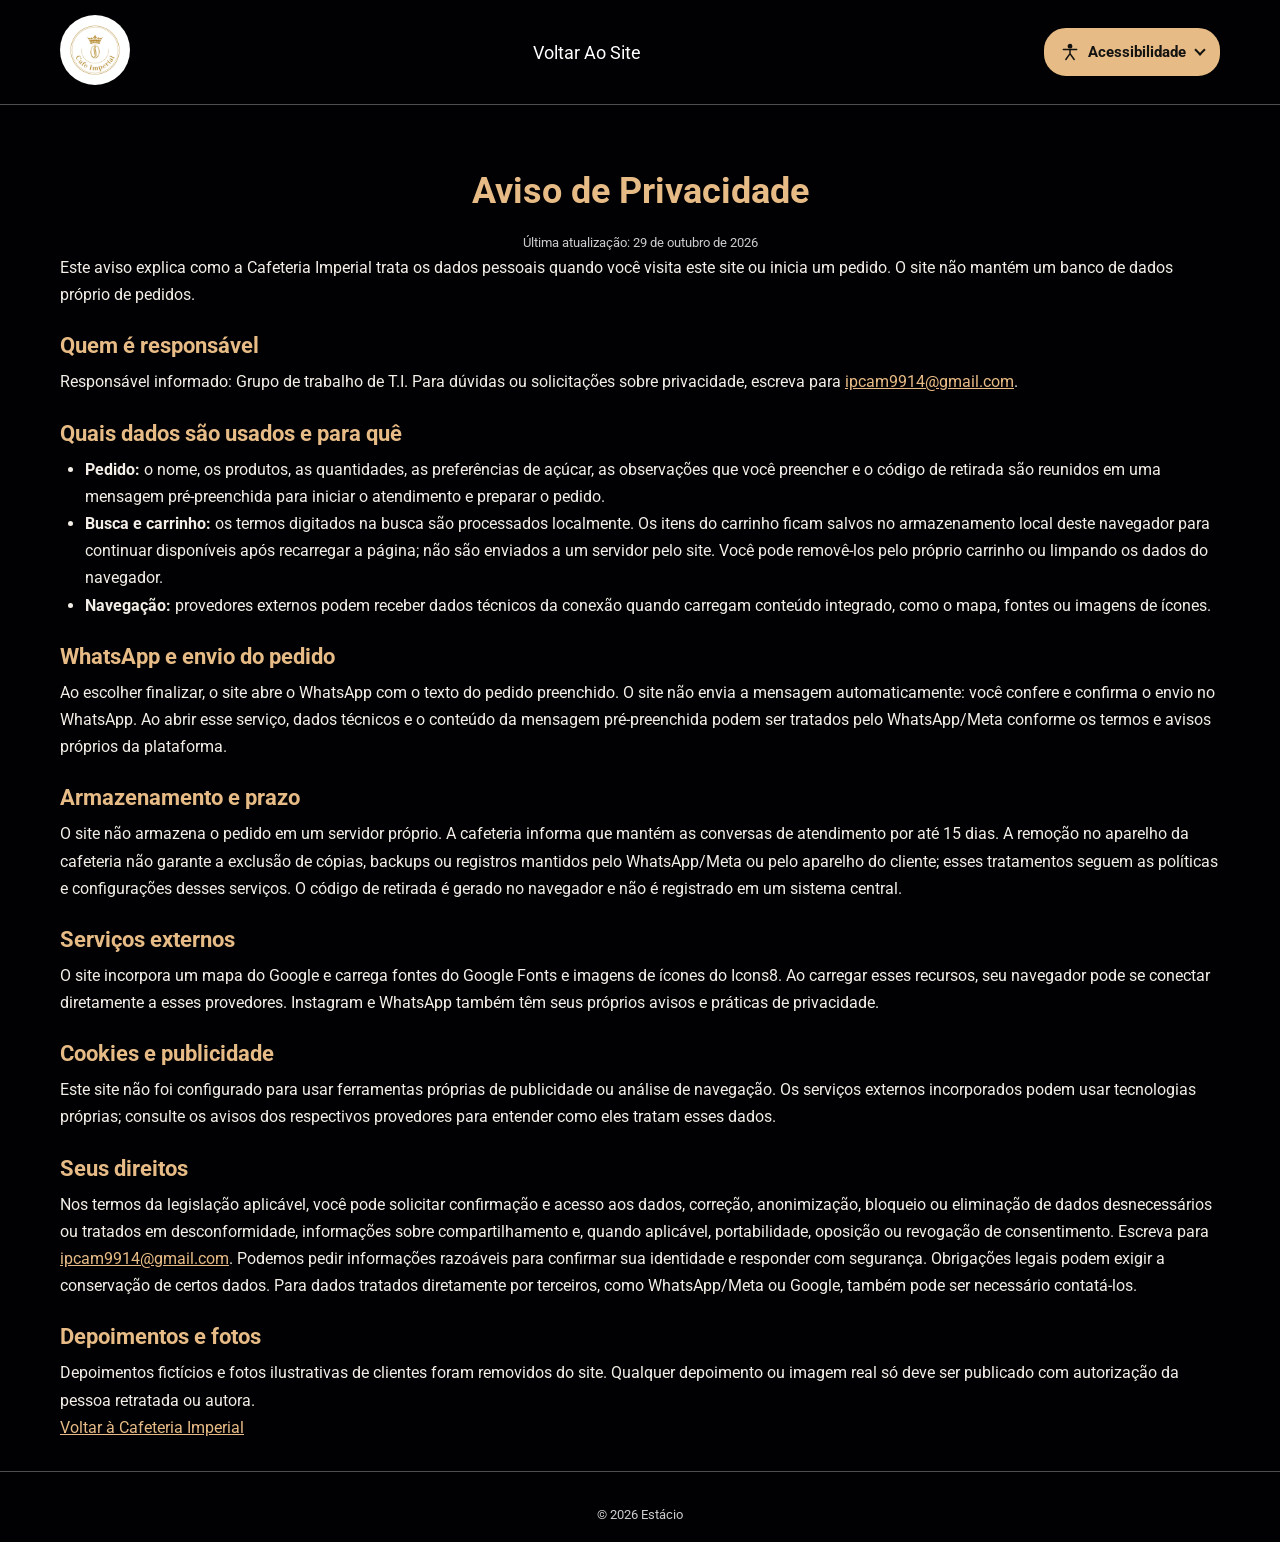
<file: privacidade.html>
<!DOCTYPE html>
<html lang="pt-BR">

<head>
    <meta charset="UTF-8">
    <meta name="viewport" content="width=device-width, initial-scale=1.0">
    <meta name="description" content="Aviso de Privacidade da Cafeteria Imperial: como os dados dos pedidos são tratados.">
    <link rel="shortcut icon" href="./img/logo1.jpg" type="image/jpeg">
    <link rel="stylesheet" href="style.css">
    <link rel="preconnect" href="https://fonts.googleapis.com">
    <link rel="preconnect" href="https://fonts.gstatic.com" crossorigin>
    <link href="https://fonts.googleapis.com/css2?family=Roboto:ital,wght@0,100..900;1,100..900&display=swap"
        rel="stylesheet">
    <title>Aviso de Privacidade | Cafeteria Imperial</title>
</head>

<body>
    <a class="skip-link" href="#privacy-content">Pular para o conteúdo</a>
    <header class="header">
        <div class="header-inner">
            <a class="logo" href="index.html" aria-label="Cafeteria Imperial - página inicial">
                <img src="./img/logoentrada.jpg" alt="Logo da Cafeteria Imperial">
            </a>
            <nav class="navbar" id="main-navigation" aria-label="Navegação principal" tabindex="-1">
                <a href="index.html">Voltar ao site</a>
            </nav>
            <div class="icons">
                <details class="accessibility-control">
                    <summary class="accessibility-toggle" aria-controls="accessibility-panel">
                        <svg viewBox="0 0 24 24" aria-hidden="true" focusable="false">
                            <circle cx="12" cy="5" r="2"></circle>
                            <path d="M4 9h16M12 9v5m0 0-5 7m5-7 5 7"></path>
                        </svg>
                        <span>Acessibilidade</span>
                        <span class="accessibility-chevron" aria-hidden="true"></span>
                    </summary>
                    <div class="accessibility-panel" id="accessibility-panel">
                        <p class="accessibility-panel-title">Ajustes de acessibilidade</p>
                        <p class="accessibility-panel-description">Personalize a leitura e o contraste do site.</p>
                        <div class="font-controls" role="group" aria-label="Tamanho do texto">
                            <button type="button" id="font-decrease" aria-label="Diminuir tamanho do texto">A− <span>Menor</span></button>
                            <span id="font-size-value" aria-live="polite">100%</span>
                            <button type="button" id="font-increase" aria-label="Aumentar tamanho do texto">A+ <span>Maior</span></button>
                        </div>
                        <button type="button" id="contrast-toggle" aria-pressed="false">
                            Ativar alto contraste
                        </button>
                        <button type="button" id="accessibility-reset">Restaurar padrão</button>
                        <p class="keyboard-help">Atalhos: Alt+1 conteúdo, Alt+2 navegação e Alt+3 rodapé.</p>
                        <p id="accessibility-status" class="visually-hidden" role="status" aria-live="polite"></p>
                    </div>
                </details>
            </div>
        </div>
    </header>

    <main id="privacy-content" class="privacy-page" tabindex="-1">
        <section>
            <h1>Aviso de Privacidade</h1>
            <p class="privacy-updated">Última atualização: 29 de outubro de 2026</p>

            <p>
                Este aviso explica como a Cafeteria Imperial trata os dados pessoais quando você visita
                este site ou inicia um pedido. O site não mantém um banco de dados próprio de pedidos.
            </p>

            <h2>Quem é responsável</h2>
            <p>
                Responsável informado: Grupo de trabalho de T.I.
                Para dúvidas ou solicitações sobre privacidade, escreva para
                <a href="mailto:ipcam9914@gmail.com">ipcam9914@gmail.com</a>.
            </p>

            <h2>Quais dados são usados e para quê</h2>
            <ul>
                <li>
                    <strong>Pedido:</strong> o nome, os produtos, as quantidades, as preferências de açúcar,
                    as observações que você preencher e o código de retirada são reunidos em uma mensagem
                    pré-preenchida para iniciar o atendimento e preparar o pedido.
                </li>
                <li>
                    <strong>Busca e carrinho:</strong> os termos digitados na busca são processados localmente.
                    Os itens do carrinho ficam salvos no armazenamento local deste navegador para continuar
                    disponíveis após recarregar a página; não são enviados a um servidor pelo site. Você pode
                    removê-los pelo próprio carrinho ou limpando os dados do navegador.
                </li>
                <li>
                    <strong>Navegação:</strong> provedores externos podem receber dados técnicos da conexão
                    quando carregam conteúdo integrado, como o mapa, fontes ou imagens de ícones.
                </li>
            </ul>

            <h2>WhatsApp e envio do pedido</h2>
            <p>
                Ao escolher finalizar, o site abre o WhatsApp com o texto do pedido preenchido.
                O site não envia a mensagem automaticamente: você confere e confirma o envio no WhatsApp.
                Ao abrir esse serviço, dados técnicos e o conteúdo da mensagem pré-preenchida podem ser
                tratados pelo WhatsApp/Meta conforme os termos e avisos próprios da plataforma.
            </p>

            <h2>Armazenamento e prazo</h2>
            <p>
                O site não armazena o pedido em um servidor próprio. A cafeteria informa que mantém
                as conversas de atendimento por até 15 dias. A remoção no aparelho da cafeteria não
                garante a exclusão de cópias, backups ou registros mantidos pelo WhatsApp/Meta ou pelo
                aparelho do cliente; esses tratamentos seguem as políticas e configurações desses serviços.
                O código de retirada é gerado no navegador e não é registrado em um sistema central.
            </p>

            <h2>Serviços externos</h2>
            <p>
                O site incorpora um mapa do Google e carrega fontes do Google Fonts e imagens de ícones
                do Icons8. Ao carregar esses recursos, seu navegador pode se conectar diretamente a esses
                provedores. Instagram e WhatsApp também têm seus próprios avisos e práticas de privacidade.
            </p>

            <h2>Cookies e publicidade</h2>
            <p>
                Este site não foi configurado para usar ferramentas próprias de publicidade ou análise
                de navegação. Os serviços externos incorporados podem usar tecnologias próprias; consulte
                os avisos dos respectivos provedores para entender como eles tratam esses dados.
            </p>

            <h2>Seus direitos</h2>
            <p>
                Nos termos da legislação aplicável, você pode solicitar confirmação e acesso aos dados,
                correção, anonimização, bloqueio ou eliminação de dados desnecessários ou tratados em
                desconformidade, informações sobre compartilhamento e, quando aplicável, portabilidade,
                oposição ou revogação de consentimento. Escreva para
                <a href="mailto:ipcam9914@gmail.com">ipcam9914@gmail.com</a>. Podemos pedir informações
                razoáveis para confirmar sua identidade e responder com segurança. Obrigações legais podem
                exigir a conservação de certos dados. Para dados tratados diretamente por terceiros, como
                WhatsApp/Meta ou Google, também pode ser necessário contatá-los.
            </p>

            <h2>Depoimentos e fotos</h2>
            <p>
                Depoimentos fictícios e fotos ilustrativas de clientes foram removidos do site. Qualquer
                depoimento ou imagem real só deve ser publicado com autorização da pessoa retratada ou autora.
            </p>

            <p><a href="index.html">Voltar à Cafeteria Imperial</a></p>
        </section>
    </main>

    <footer class="footer" id="site-footer" tabindex="-1">
        <p class="footer-credit">© 2026 Estácio</p>
    </footer>
    <script src="accessibility.js"></script>
</body>

</html>
</file>
<file: style.css>
:root {
    --main-color: #e7bb85;
    --black: #131311;
    --bg: #010103;
    --border: 0.1rem solid rgba(255, 255, 255, 0.3);
    font-size: 62.5%; /* 1rem = 10px, respeitando a config do usuário */
}

* {
    margin: 0;
    padding: 0;
    box-sizing: border-box;
    border: none;
    text-decoration: none;
    transition: 0.2s linear;
    font-family: "Roboto", sans-serif;
}

button,
input,
select,
textarea {
    font: inherit;
}

a:focus-visible,
button:focus-visible,
summary:focus-visible,
input:focus-visible,
select:focus-visible,
textarea:focus-visible {
    outline: 0.3rem solid #f3c98f;
    outline-offset: 0.3rem;
}

.skip-link {
    position: fixed;
    top: 1rem;
    left: 1rem;
    z-index: 200;
    padding: 1.2rem 1.6rem;
    transform: translateY(-160%);
    border-radius: 0.5rem;
    background: #fff;
    color: #111;
    font-size: 1.6rem;
    font-weight: 700;
}

.skip-link:focus {
    transform: translateY(0);
}

.visually-hidden {
    position: absolute;
    width: 0.1rem;
    height: 0.1rem;
    overflow: hidden;
    clip: rect(0, 0, 0, 0);
    white-space: nowrap;
    clip-path: inset(50%);
}

html {
    scroll-behavior: smooth;
    scroll-padding-top: 10rem; /* evita o título ficar atrás do header fixo */
}

body {
    background-color: var(--bg);
    font-size: 1.6rem;
}

section {
    padding: 3rem 2rem;
    margin: 0 auto;
    max-width: 1200px;
}

/* ---------- HEADER ---------- */
.header {
    position: fixed;
    top: 0;
    left: 0;
    right: 0;
    z-index: 99;
    border-bottom: var(--border);
    background-color: var(--bg);
}

.header .header-inner {
    display: flex;
    align-items: center;
    justify-content: space-between;
    max-width: 1200px;
    margin: 0 auto;
    padding: 1.5rem 2rem;
}

.logo img {
    width: 7rem;
    height: 7rem;
    border-radius: 50%;
    object-fit: cover;
}

.navbar a {
    margin: 0 1rem;
    padding-bottom: 0.5rem;
    font-size: 1.8rem;
    color: #fff;
    text-transform: capitalize;
    border-bottom: 0.1rem solid transparent;
}

.navbar a:hover {
    color: var(--main-color);
    border-bottom-color: var(--main-color);
}

.icons {
    display: flex;
    align-items: center;
    gap: 1rem;
}

.accessibility-control {
    position: relative;
}

.accessibility-panel {
    position: absolute;
    top: calc(100% + 1.2rem);
    right: 0;
    display: grid;
    width: min(30rem, calc(100vw - 3rem));
    gap: 1rem;
    padding: 1.5rem;
    border: var(--border);
    border-radius: 0.8rem;
    background: #131311;
    box-shadow: 0 1rem 2.5rem rgba(0, 0, 0, 0.4);
}

.accessibility-panel-description {
    color: #ddd;
    font-size: 1.3rem;
    line-height: 1.5;
}

.accessibility-panel-title {
    color: var(--main-color);
    font-size: 1.6rem;
    font-weight: 700;
}

.accessibility-toggle {
    display: flex;
    min-height: 4.8rem;
    align-items: center;
    gap: 0.8rem;
    padding: 0 1.4rem;
    border: 0.2rem solid var(--main-color);
    border-radius: 2.2rem;
    background: var(--main-color);
    color: #131311;
    cursor: pointer;
    font-size: 1.5rem;
    font-weight: 700;
    list-style: none;
    white-space: nowrap;
}

.accessibility-toggle svg {
    width: 2rem;
    height: 2rem;
    flex: 0 0 2rem;
    fill: currentColor;
    stroke: currentColor;
    stroke-linecap: round;
    stroke-linejoin: round;
    stroke-width: 1.8;
}

.accessibility-toggle svg path {
    fill: none;
}

.accessibility-chevron {
    width: 0.8rem;
    height: 0.8rem;
    margin: -0.4rem 0 0 0.2rem;
    transform: rotate(45deg);
    border-right: 0.2rem solid currentColor;
    border-bottom: 0.2rem solid currentColor;
}

.accessibility-control[open] .accessibility-chevron {
    margin-top: 0.4rem;
    transform: rotate(225deg);
}

.accessibility-toggle::-webkit-details-marker {
    display: none;
}

.accessibility-toggle::marker {
    content: "";
}

.accessibility-toggle:hover,
.accessibility-control[open] .accessibility-toggle {
    border-color: #fff;
    background: #f3c98f;
    color: #000;
}

.font-controls {
    display: flex;
    align-items: center;
    justify-content: space-between;
    gap: 1rem;
    color: #fff;
}

.font-controls button,
.accessibility-panel > button {
    min-height: 4rem;
    padding: 0.8rem 1rem;
    border: 0.1rem solid rgba(231, 187, 133, 0.5);
    border-radius: 0.5rem;
    background: transparent;
    color: #fff;
    cursor: pointer;
    font-size: 1.4rem;
}

.font-controls button {
    display: flex;
    min-width: 7rem;
    flex-direction: column;
    align-items: center;
    gap: 0.2rem;
    font-weight: 700;
}

.font-controls button span {
    font-size: 1.1rem;
    font-weight: 400;
}

.font-controls button:hover,
.accessibility-panel > button:hover {
    background: rgba(231, 187, 133, 0.16);
}

.keyboard-help {
    color: #ddd;
    font-size: 1.3rem;
    line-height: 1.5;
}

body.high-contrast {
    --main-color: #ffff00;
    --black: #000;
    --bg: #000;
    --border: 0.2rem solid #fff;
    color: #fff;
}

body.high-contrast .navbar a,
body.high-contrast .home-container .content h1,
body.high-contrast .home-container .content p,
body.high-contrast .about .row .content h3,
body.high-contrast .about .row .content p,
body.high-contrast .menu .box-container .box h3,
body.high-contrast .menu .box-container .box .product-description,
body.high-contrast .menu .box-container .box .price,
body.high-contrast .privacy-page,
body.high-contrast .privacy-page h1,
body.high-contrast .privacy-page h2,
body.high-contrast .privacy-page p,
body.high-contrast .privacy-page li,
body.high-contrast .cart-item h3,
body.high-contrast .cart-item p,
body.high-contrast .cart-total-row,
body.high-contrast .cart-footer label,
body.high-contrast .accessibility-panel,
body.high-contrast .accessibility-panel button,
body.high-contrast .accessibility-toggle,
body.high-contrast .accessibility-panel-description,
body.high-contrast .keyboard-help {
    color: #fff;
}

body.high-contrast .menu .box-container .box .price span,
body.high-contrast .cart-empty {
    color: #fff;
}

body.high-contrast .search-form,
body.high-contrast .accessibility-panel,
body.high-contrast #cart-drawer,
body.high-contrast .cart-footer input,
body.high-contrast .cart-footer textarea,
body.high-contrast .search-form input,
body.high-contrast .sugar-select {
    border: 0.2rem solid #fff;
    background: #000;
    color: #fff;
}

body.high-contrast .icon-btn,
body.high-contrast .accessibility-toggle,
body.high-contrast .accessibility-panel-title,
body.high-contrast .accessibility-panel button,
body.high-contrast .cart-item-actions button {
    border: 0.2rem solid #fff;
}

body.high-contrast .accessibility-toggle,
body.high-contrast .accessibility-toggle:hover,
body.high-contrast .accessibility-control[open] .accessibility-toggle {
    border: 0.2rem solid #fff;
    background: #000;
    color: #fff;
}

body.high-contrast .btn,
body.high-contrast #cart-count {
    background: #ffff00;
    color: #000;
}

#main-content,
.navbar,
.footer {
    scroll-margin-top: 12rem;
}

.footer {
    padding: 2rem;
    border-top: var(--border);
    background: var(--bg);
}

.social-links {
    display: flex;
    align-items: center;
    justify-content: center;
    gap: 1.5rem;
    max-width: 1200px;
    margin: 0 auto;
}

.social-links a {
    display: inline-flex;
    min-height: 4.4rem;
    align-items: center;
    gap: 0.8rem;
    padding: 0.8rem 1.2rem;
    border: 0.1rem solid rgba(231, 187, 133, 0.4);
    border-radius: 999px;
    color: #fff;
    font-size: 1.5rem;
}

.social-links a:hover {
    border-color: var(--main-color);
    background: rgba(231, 187, 133, 0.12);
    color: var(--main-color);
}

.social-links svg {
    width: 2.2rem;
    height: 2.2rem;
    fill: none;
    stroke: currentColor;
    stroke-linecap: round;
    stroke-linejoin: round;
    stroke-width: 1.8;
}

.social-links .social-icon-dot {
    fill: currentColor;
    stroke: none;
}

.footer-credit {
    margin: 1.5rem 0 0;
    color: #ccc;
    font-size: 1.3rem;
    text-align: center;
}

body.high-contrast .social-links a {
    border: 0.2rem solid #fff;
    color: #fff;
}

body.high-contrast .footer-credit {
    color: #fff;
}

.search-control {
    position: relative;
}

.icon-btn {
    position: relative;
    display: inline-flex;
    align-items: center;
    justify-content: center;
    width: 4.4rem;
    height: 4.4rem;
    padding: 0;
    border: 0.1rem solid rgba(231, 187, 133, 0.35);
    border-radius: 50%;
    background: transparent;
    color: #fff;
    cursor: pointer;
    list-style: none;
}

.icon-btn::-webkit-details-marker {
    display: none;
}

.icon-btn::marker {
    content: "";
}

.search-form[hidden] {
    display: none;
}

.icon-btn img {
    display: block;
    width: 2.2rem;
    height: 2.2rem;
    margin: 0;
    object-fit: contain;
}

.icon-btn:hover {
    border-color: var(--main-color);
    background: rgba(231, 187, 133, 0.12);
}

.icon-btn:focus-visible {
    outline: 0.2rem solid var(--main-color);
    outline-offset: 0.3rem;
}

#cart-count {
    position: absolute;
    top: -0.5rem;
    right: -0.5rem;
    display: grid;
    min-width: 1.9rem;
    height: 1.9rem;
    padding: 0 0.4rem;
    place-items: center;
    border-radius: 999px;
    background: var(--main-color);
    color: var(--black);
    font-size: 1.2rem;
    font-weight: 700;
}

.search-form {
    position: absolute;
    top: calc(100% + 1.2rem);
    right: 0;
    width: min(36rem, calc(100vw - 3rem));
    padding: 1rem;
    border: var(--border);
    border-radius: 0.8rem;
    background: #131311;
    box-shadow: 0 1rem 2.5rem rgba(0, 0, 0, 0.4);
}

.search-form input {
    width: 100%;
    padding: 1.2rem 1.4rem;
    border: 0.1rem solid rgba(255, 255, 255, 0.2);
    border-radius: 0.5rem;
    outline: none;
    background: #fff;
    color: var(--black);
    font-size: 1.5rem;
}

.search-form input:focus {
    border-color: var(--main-color);
}

/* ---------- BOTÃO ---------- */
.btn {
    display: inline-block;
    margin-top: 2rem;
    padding: 1.2rem 3.5rem;
    background: var(--main-color);
    color: var(--black);
    font-size: 1.7rem;
    font-weight: bold;
    cursor: pointer;
}

.btn:hover {
    letter-spacing: 0.2rem;
}

.btn:focus-visible,
.navbar a:focus-visible {
    outline: 0.2rem solid var(--main-color);
    outline-offset: 0.3rem;
}

/* ---------- HOME ---------- */
.home-container {
    background: url("./img/Fundo.jpg") center / cover;
}

.home-container section {
    display: flex;
    align-items: center;
    justify-content: flex-start;
    min-height: 100vh;
    max-width: 100%;
    margin: 0;
    padding: 12rem 2rem 3rem 5rem; /* topo maior por causa do header fixo */
}

.home-container .content {
    max-width: 55rem;
}

.home-container .content h1 {
    color: #fff;
    font-size: 4.2rem;
    line-height: 1.2;
    font-weight: 700;
    text-transform: uppercase;
}

.home-container .content p {
    color: #fff;
    font-size: 1.6rem;
    font-weight: 300;
    line-height: 1.6;
    padding: 1.5rem 0;
    opacity: 0.9;
}

/* ---------- TÍTULOS ---------- */
.title {
    font-size: 5rem;
    color: var(--main-color);
    text-transform: uppercase;
    text-align: center;
    margin-bottom: 3rem;
    padding-top: 2rem;
}

.title span {
    color: #fff;
}

/* ---------- SOBRE ---------- */
.about .row {
    display: flex;
    flex-wrap: wrap;
    align-items: center;
    gap: 1.5rem; /* faltava a unidade */
    background-color: var(--black);
}

.about .row .container-img {
    flex: 1 1 35rem;
}

.about .row .content {
    flex: 1 1 35rem;
    padding: 2rem;
}

.about .row .content h3 {
    color: #fff;
    font-size: 3rem;
    line-height: 1.3;
    margin-bottom: 1rem;
}

.about .row .content p {
    color: #fff;
    font-size: 1.6rem;
    font-weight: 300;
    line-height: 1.7;
    opacity: 0.9;
}

/* ---------- MENU ---------- */
.menu .box-container {
    display: grid;
    grid-template-columns: repeat(auto-fit, minmax(30rem, 1fr));
    gap: 1.5rem;
}

.menu-filters {
    display: flex;
    flex-wrap: wrap;
    justify-content: center;
    gap: 1rem;
    margin: 0 0 2rem;
}

.menu-filters .menu-filter {
    margin-top: 0;
}

.menu-filters .menu-filter[aria-pressed="false"] {
    border: 0.1rem solid var(--main-color);
    background: transparent;
    color: var(--main-color);
}

.about-video {
    display: block;
    width: 100%;
    height: 380px;
    border-radius: 10px;
    object-fit: cover;
}

.address iframe {
    border: 0;
}

.menu .box-container .box {
    text-align: center;
    border: var(--border);
    padding: 5rem;
    cursor: pointer;
}

.menu .box-container .box .menu-image {
    display: block;
    width: 100%;
    height: 10rem;
    padding: 0;
    border: 0;
    overflow: hidden;
    border-radius: 0.6rem;
    background: transparent;
    cursor: zoom-in;
}

.menu .box-container .box .menu-image img {
    display: block;
    width: 100%;
    height: 10rem;
    object-fit: contain;
    transition: transform 0.3s ease;
}

.menu .box-container .box .menu-image:hover img,
.menu .box-container .box .menu-image:focus-visible img {
    transform: scale(1.15);
}

.image-preview {
    box-sizing: border-box;
    width: min(90vw, 72rem);
    max-width: none;
    max-height: 90vh;
    padding: 4.5rem 2rem 2rem;
    overflow: auto;
    border: var(--border);
    border-radius: 0.8rem;
    background: #131311;
}

.image-preview::backdrop {
    background: rgba(0, 0, 0, 0.8);
}

.image-preview img {
    display: block;
    width: 100%;
    max-height: 75vh;
    object-fit: contain;
}

.image-preview-close {
    position: absolute;
    top: 0.8rem;
    right: 0.8rem;
    width: 3.6rem;
    height: 3.6rem;
    border: 0.1rem solid rgba(255, 255, 255, 0.3);
    border-radius: 50%;
    background: transparent;
    color: #fff;
    cursor: pointer;
    font-size: 1.8rem;
}

.menu .box-container .box h3 {
    color: #fff;
    font-size: 2rem;
    padding: 1rem 0;
    text-transform: capitalize;
}

.menu .box-container .box .product-description {
    margin: 0 0 1rem;
    color: #ddd;
    font-size: 1.4rem;
    line-height: 1.5;
}

.menu .box-container .box .price {
    color: #fff;
    font-size: 2.5rem;
    padding: 0.5rem 0;
}

.menu .box-container .box .price span {
    color: #aaa;
    font-size: 1.6rem;
    text-decoration: line-through;
}

.sugar-choice {
    display: flex;
    flex-direction: column;
    gap: 0.7rem;
    margin-top: 1.5rem;
    color: #ddd;
    font-size: 1.4rem;
    text-align: left;
}

.sugar-select {
    width: 100%;
    padding: 1rem;
    border: 0.1rem solid rgba(255, 255, 255, 0.25);
    border-radius: 0.5rem;
    background: #191815;
    color: #fff;
    font-size: 1.4rem;
}

.menu .box-container .box .add-to-cart {
    width: 100%;
    padding: 1.2rem 1rem;
    border: 0;
    border-radius: 0.5rem;
}

/* ---------- AVALIAÇÕES ---------- */
.review-invite {
    display: flex;
    flex-wrap: wrap;
    align-items: center;
    justify-content: center;
    gap: 1rem 2rem;
    margin-top: 3rem;
    padding: 2rem;
    border: var(--border);
    border-radius: 1rem;
    background: #131311;
    text-align: center;
}

.review-invite p {
    color: #fff;
    font-size: 1.6rem;
    line-height: 1.6;
}

.review-invite .btn {
    margin-top: 0;
    border-radius: 0.5rem;
}

body.high-contrast .review-invite p {
    color: #fff;
}

/* ---------- CARRINHO ---------- */
#cart-overlay {
    position: fixed;
    inset: 0;
    z-index: 100;
    visibility: hidden;
    background: rgba(0, 0, 0, 0.65);
    opacity: 0;
}

#cart-drawer {
    position: fixed;
    top: 0;
    right: 0;
    z-index: 101;
    display: flex;
    width: min(42rem, 100%);
    height: 100vh;
    height: 100dvh;
    flex-direction: column;
    padding: 2rem;
    background: #131311;
    box-shadow: -1rem 0 3rem rgba(0, 0, 0, 0.35);
    transform: translateX(105%);
}

body.cart-open {
    overflow: hidden;
}

body.cart-open #cart-overlay {
    visibility: visible;
    opacity: 1;
}

body.cart-open #cart-drawer {
    transform: translateX(0);
}

.cart-header {
    display: flex;
    align-items: center;
    justify-content: space-between;
    padding-bottom: 1.5rem;
    border-bottom: var(--border);
}

.cart-header h2 {
    color: var(--main-color);
    font-size: 2.4rem;
}

#cart-close {
    width: 3.8rem;
    height: 3.8rem;
    border: 0.1rem solid rgba(255, 255, 255, 0.2);
    border-radius: 50%;
    background: transparent;
    color: #fff;
    cursor: pointer;
    font-size: 2rem;
}

#cart-items {
    flex: 1;
    overflow-y: auto;
    padding: 1.5rem 0;
}

.cart-empty {
    padding: 2rem 0;
    color: #ccc;
    font-size: 1.5rem;
    text-align: center;
}

.cart-item {
    display: grid;
    grid-template-columns: 1fr auto;
    gap: 1rem;
    padding: 1.5rem 0;
    border-bottom: 0.1rem solid rgba(255, 255, 255, 0.12);
}

.cart-item h3 {
    color: #fff;
    font-size: 1.6rem;
}

.cart-item p {
    margin-top: 0.5rem;
    color: #ccc;
    font-size: 1.3rem;
}

.cart-item-price {
    color: var(--main-color);
    font-size: 1.5rem;
    font-weight: 700;
    white-space: nowrap;
}

.cart-item-actions {
    display: flex;
    align-items: center;
    gap: 0.8rem;
    margin-top: 1rem;
}

.cart-item-actions button {
    min-width: 3rem;
    min-height: 3rem;
    border: 0.1rem solid rgba(231, 187, 133, 0.45);
    border-radius: 0.5rem;
    background: transparent;
    color: #fff;
    cursor: pointer;
    font-size: 1.6rem;
}

.cart-item-actions .remove-item {
    width: auto;
    padding: 0 0.8rem;
    color: #f0b2a7;
    font-size: 1.3rem;
}

.cart-footer {
    display: grid;
    gap: 1rem;
    padding-top: 1.5rem;
    border-top: var(--border);
}

.cart-footer input,
.cart-footer textarea {
    width: 100%;
    padding: 1.2rem;
    border: 0.1rem solid rgba(255, 255, 255, 0.2);
    border-radius: 0.5rem;
    background: #1d1d1a;
    color: #fff;
    font-size: 1.4rem;
}

.cart-footer textarea {
    resize: vertical;
}

.cart-total-row {
    display: flex;
    justify-content: space-between;
    padding: 0.5rem 0;
    color: #fff;
    font-size: 1.8rem;
    font-weight: 700;
}

.pickup-code-result {
    padding: 1.2rem;
    border: 0.1rem solid var(--main-color);
    border-radius: 0.5rem;
    background: rgba(231, 187, 133, 0.1);
    color: #fff;
    font-size: 1.4rem;
    line-height: 1.6;
}

.pickup-code-result strong {
    display: block;
    color: var(--main-color);
    font-size: 2rem;
    letter-spacing: 0.15rem;
}

.pickup-code-result span {
    display: block;
    margin-top: 0.3rem;
}

.cart-footer #cart-checkout {
    width: 100%;
    margin-top: 0;
    border-radius: 0.5rem;
}

.cart-footer label {
    margin-bottom: -0.5rem;
    color: #fff;
    font-size: 1.4rem;
}

.privacy-notice {
    color: #ddd;
    font-size: 1.2rem;
    line-height: 1.5;
}

.privacy-notice a {
    color: var(--main-color);
    text-decoration: underline;
}

.cart-footer :disabled {
    cursor: not-allowed;
    opacity: 0.55;
}

.privacy-page {
    min-height: 100vh;
    padding-top: 14rem;
    color: #f3eee7;
}

.privacy-page h1,
.privacy-page h2 {
    color: var(--main-color);
}

.privacy-page h1 {
    margin-bottom: 2rem;
    font-size: 3.6rem;
    text-align: center;
}

.privacy-page h2 {
    margin: 2.5rem 0 1rem;
    font-size: 2.2rem;
}

.privacy-page p,
.privacy-page li {
    font-size: 1.6rem;
    line-height: 1.7;
}

.privacy-page ul {
    padding-left: 2.5rem;
}

.privacy-page a {
    color: var(--main-color);
    text-decoration: underline;
}

.privacy-updated {
    color: #ccc;
    font-size: 1.3rem !important;
    text-align: center;
}

@media (prefers-reduced-motion: reduce) {
    *,
    *::before,
    *::after {
        scroll-behavior: auto !important;
        animation-duration: 0.01ms !important;
        animation-iteration-count: 1 !important;
        transition-duration: 0.01ms !important;
    }
}

@media (max-width: 900px) {
    .header .header-inner {
        flex-wrap: wrap;
        gap: 1rem;
    }

    .navbar {
        order: 3;
        flex: 1 1 100%;
        text-align: center;
    }

    .icons {
        margin-left: auto;
    }
}

@media (max-width: 560px) {
    .header .header-inner {
        padding: 1rem;
    }

    .logo img {
        width: 5.5rem;
        height: 5.5rem;
    }

    .accessibility-toggle {
        min-height: 4.4rem;
        gap: 0.5rem;
        padding: 0 0.9rem;
        font-size: 1.3rem;
    }

    .accessibility-toggle svg {
        width: 1.8rem;
        height: 1.8rem;
        flex-basis: 1.8rem;
    }

    .icons {
        flex-wrap: wrap;
        gap: 0.6rem;
    }

    .navbar a {
        margin: 0 0.5rem;
        font-size: 1.5rem;
    }
}

@media (forced-colors: active) {
    a:focus-visible,
    button:focus-visible,
    summary:focus-visible,
    input:focus-visible,
    select:focus-visible,
    textarea:focus-visible {
        outline: 2px solid Highlight;
    }
}
</file>
